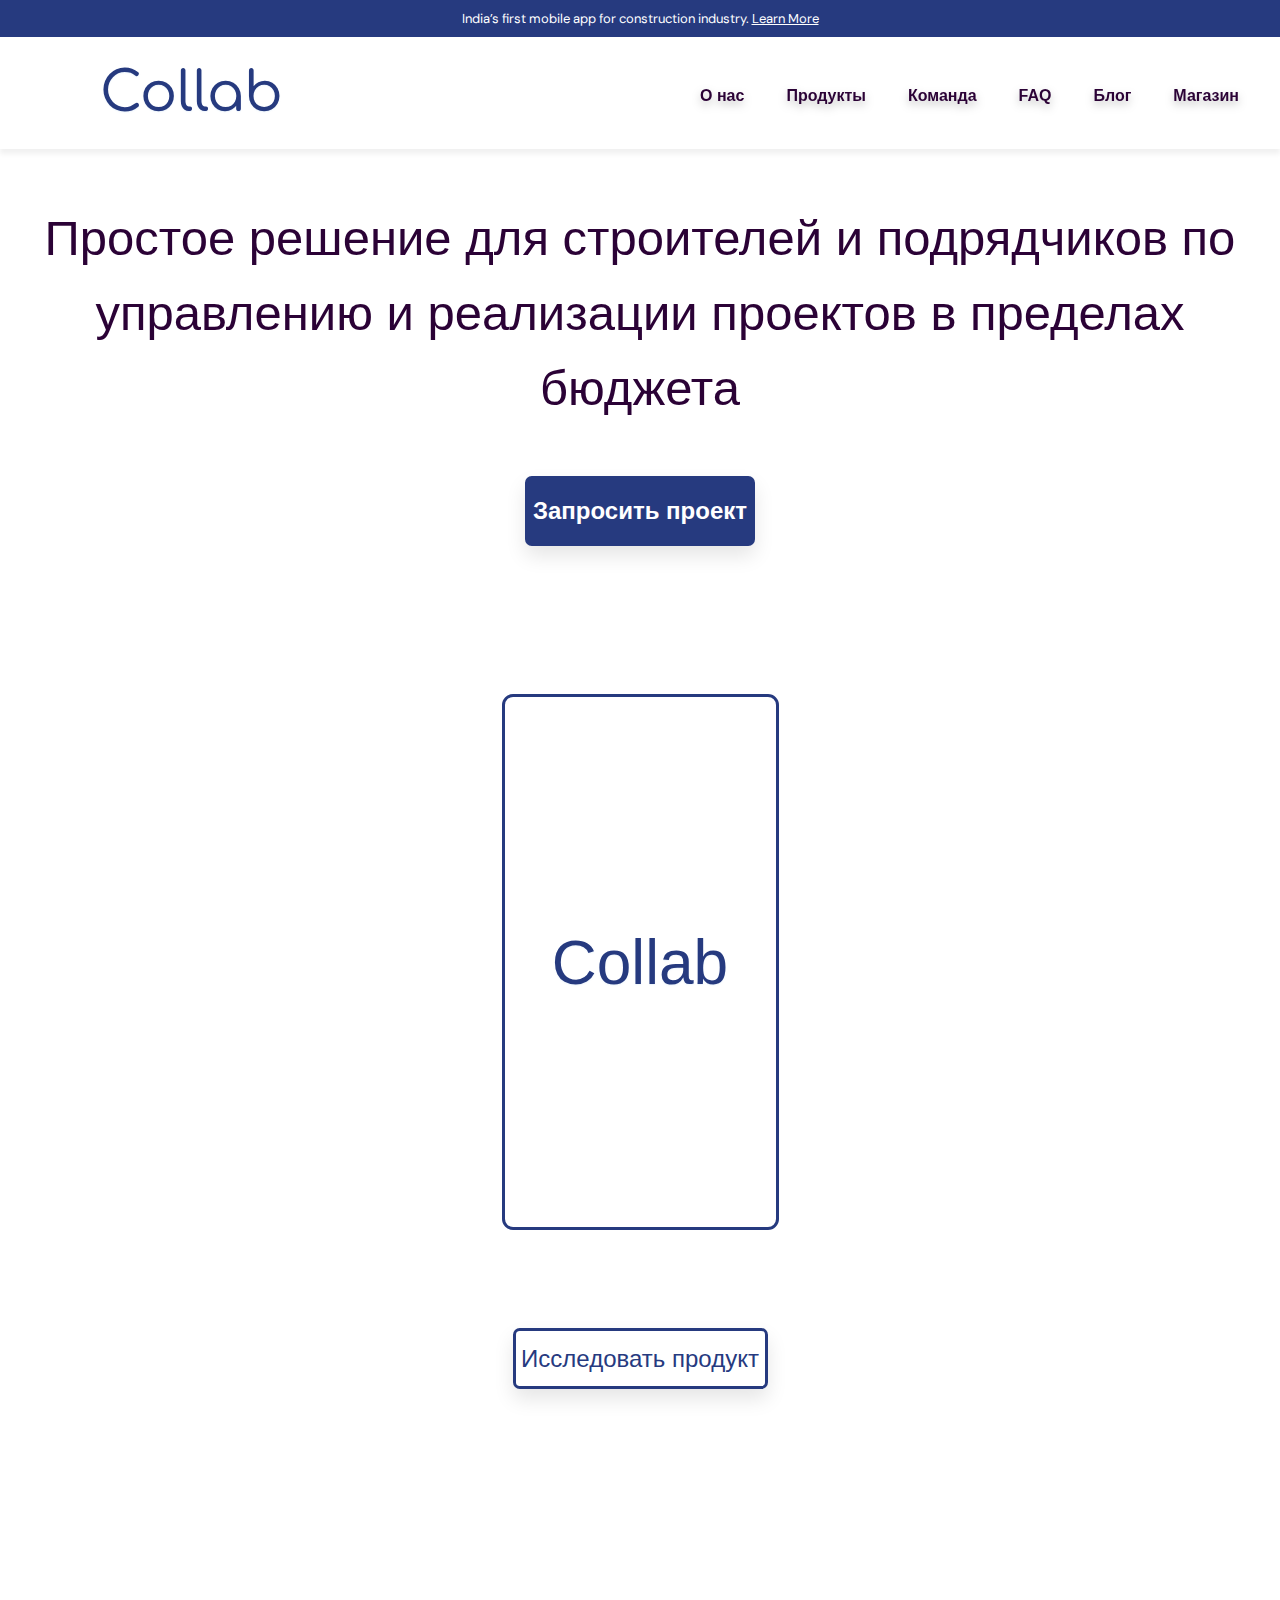
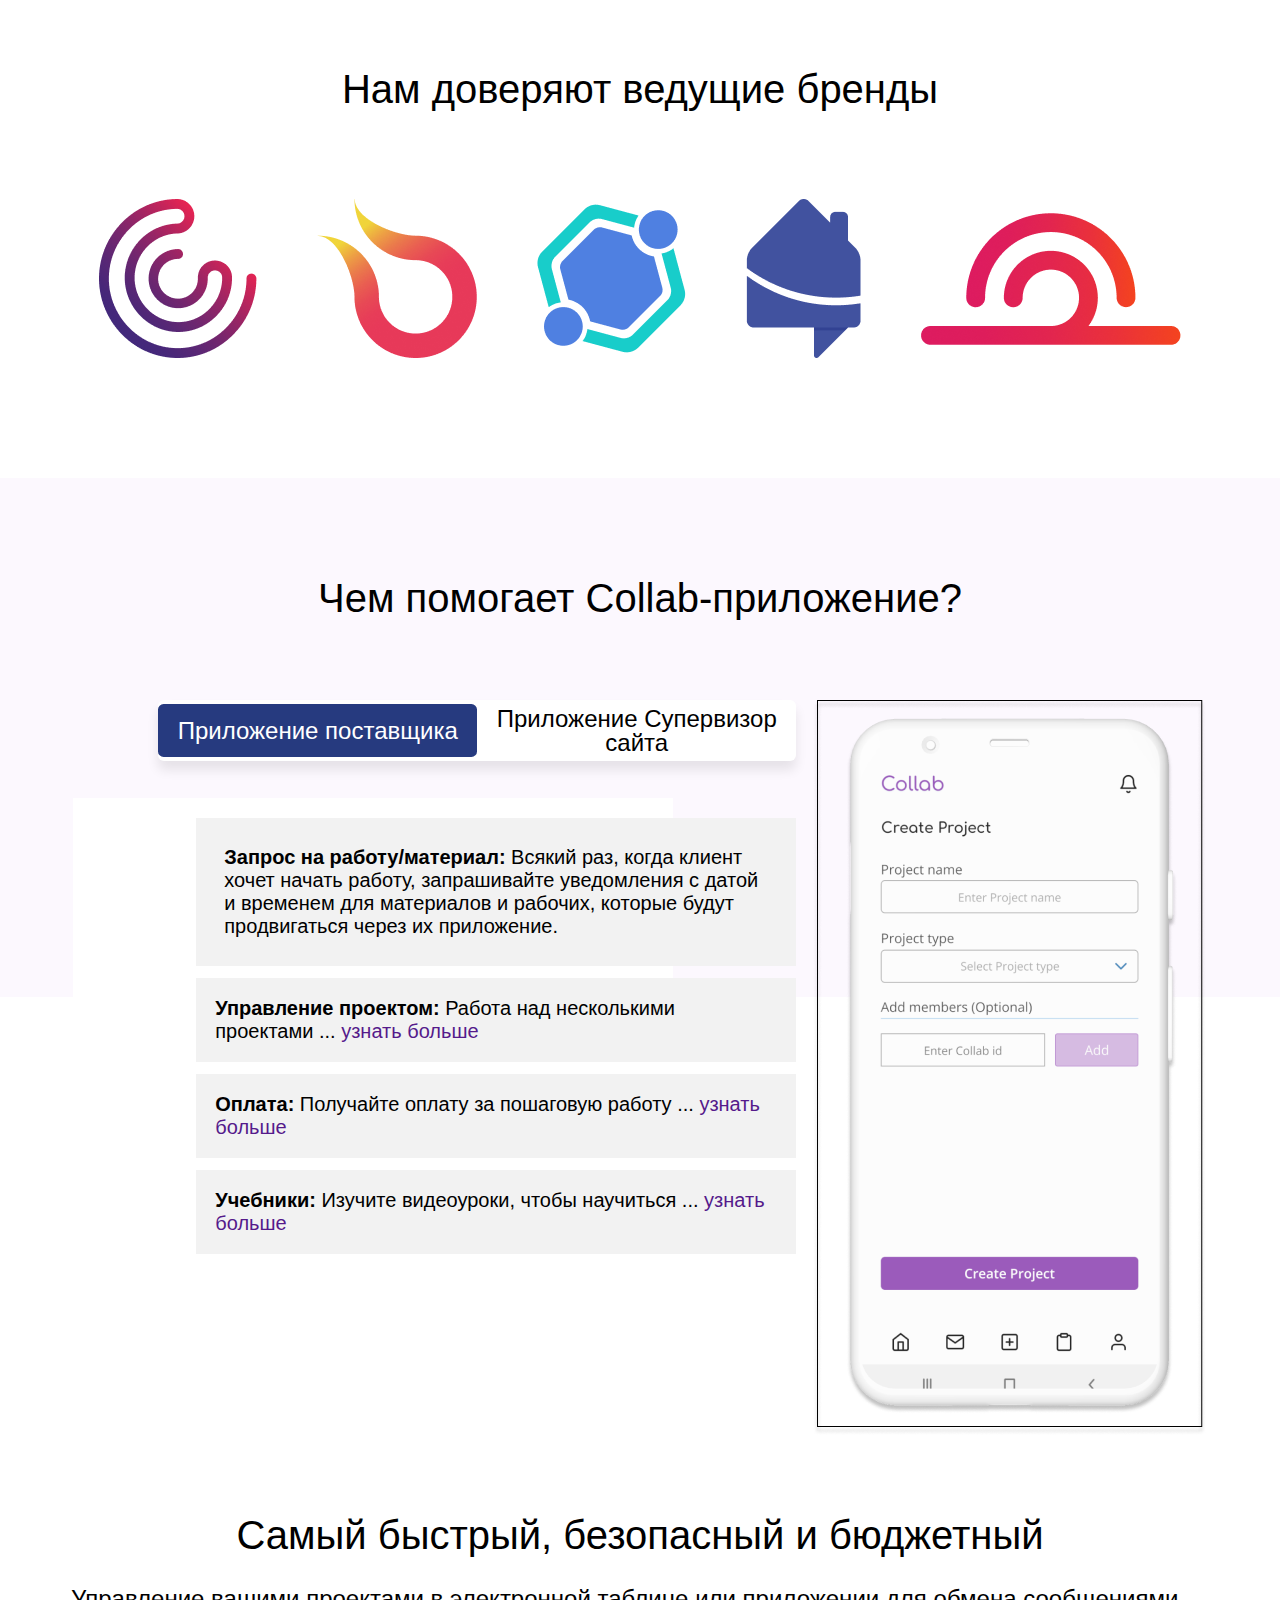
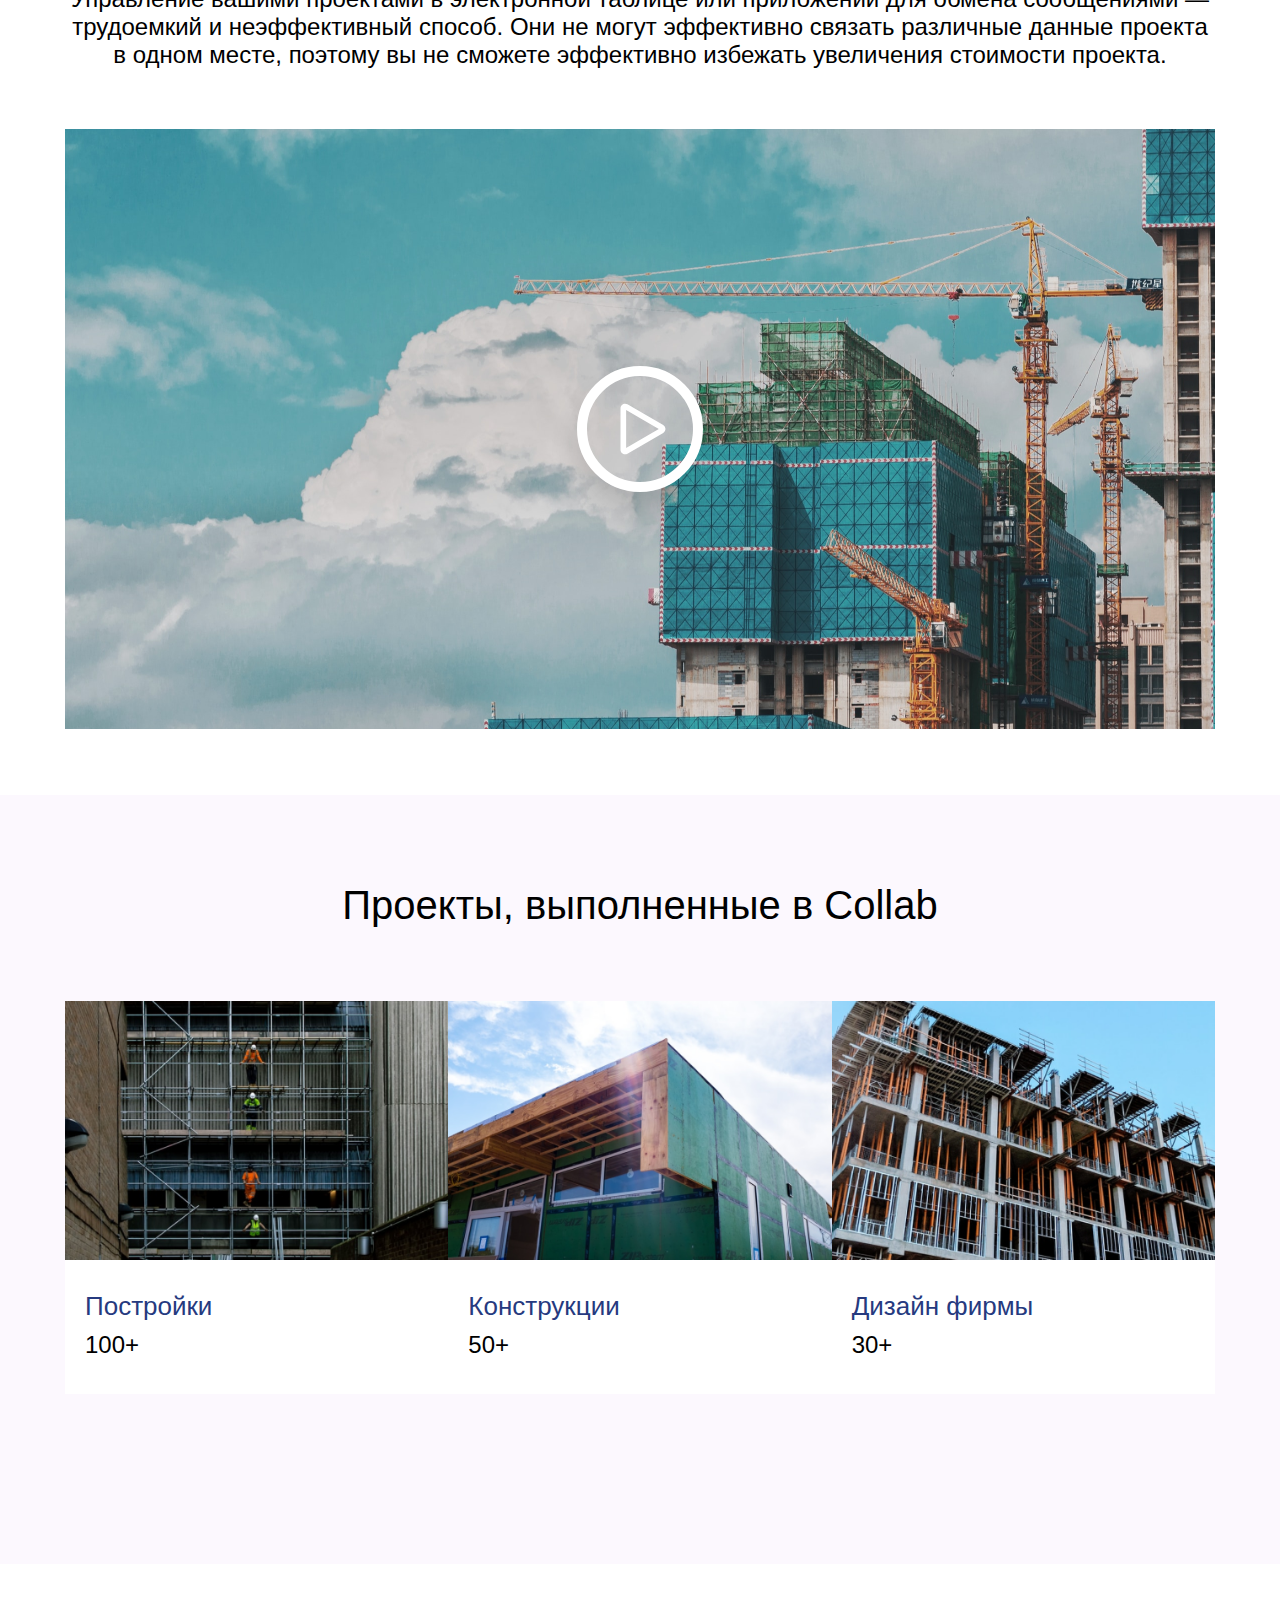
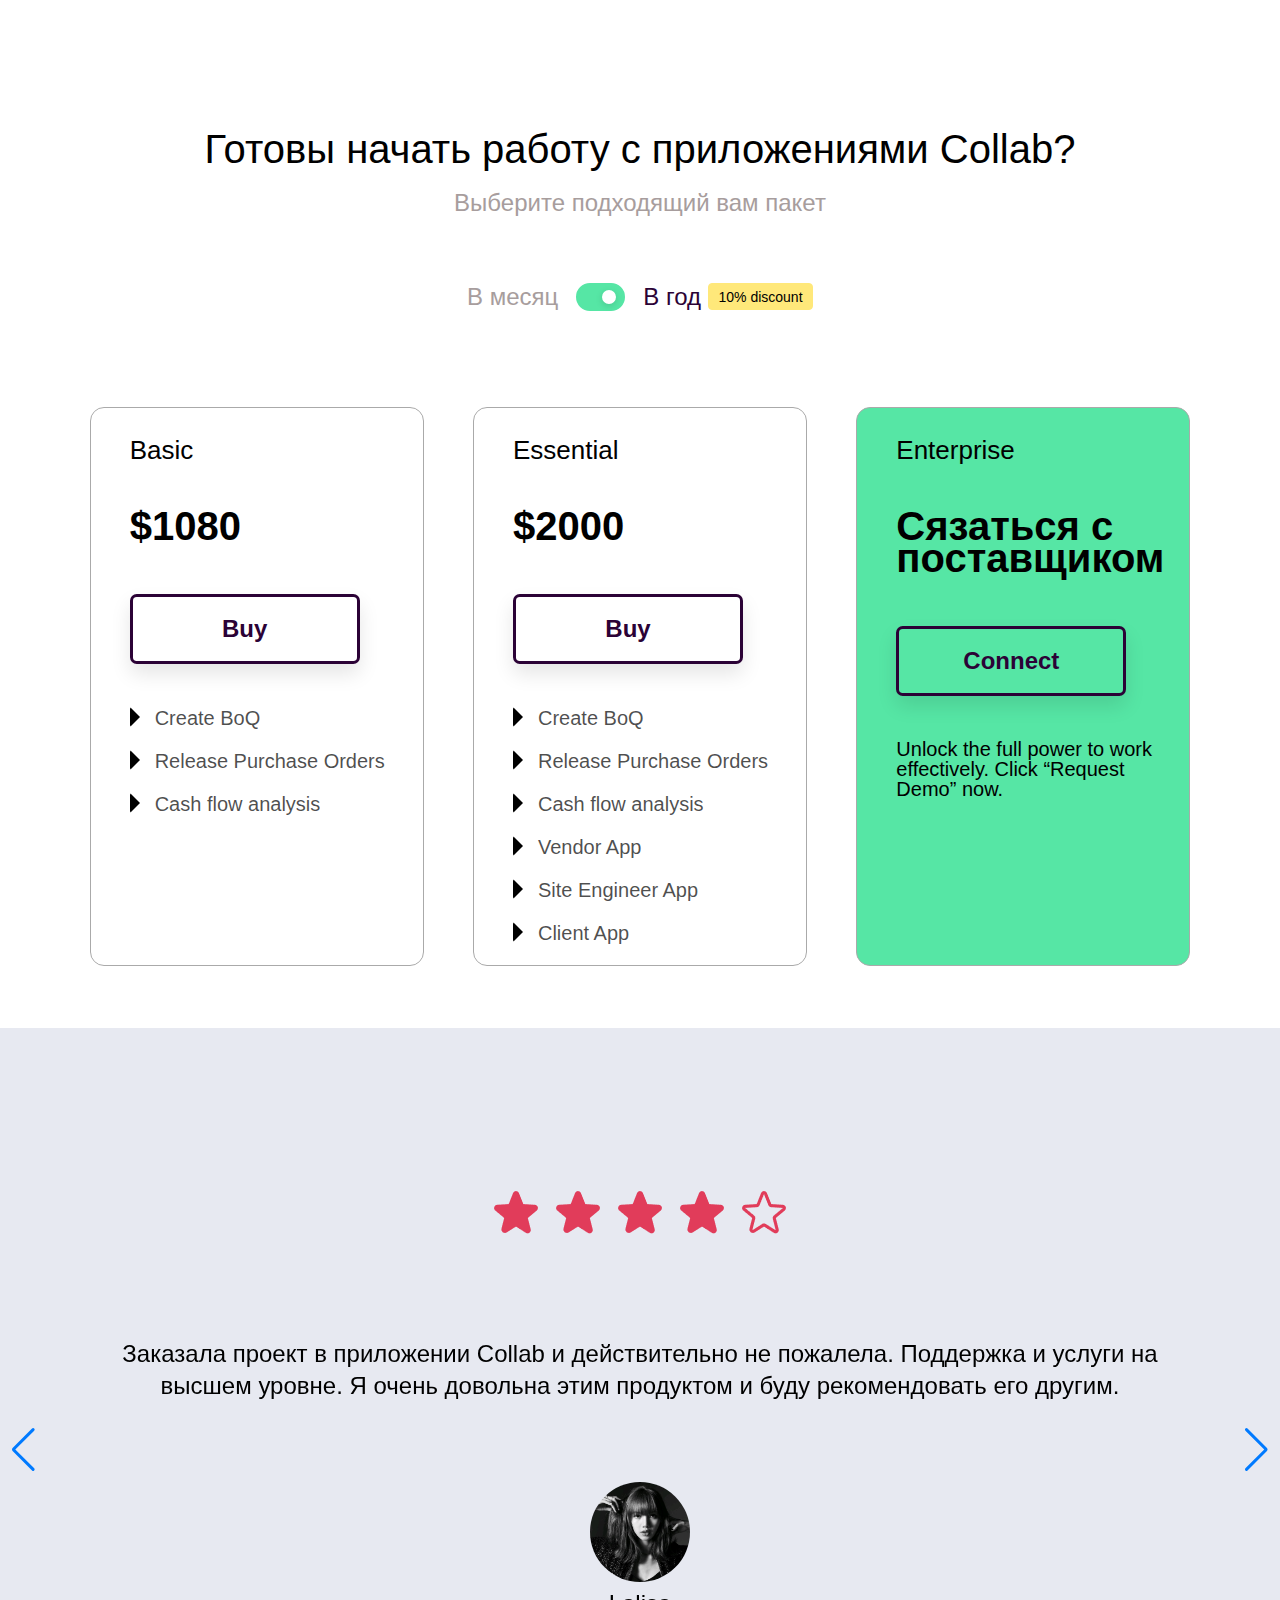
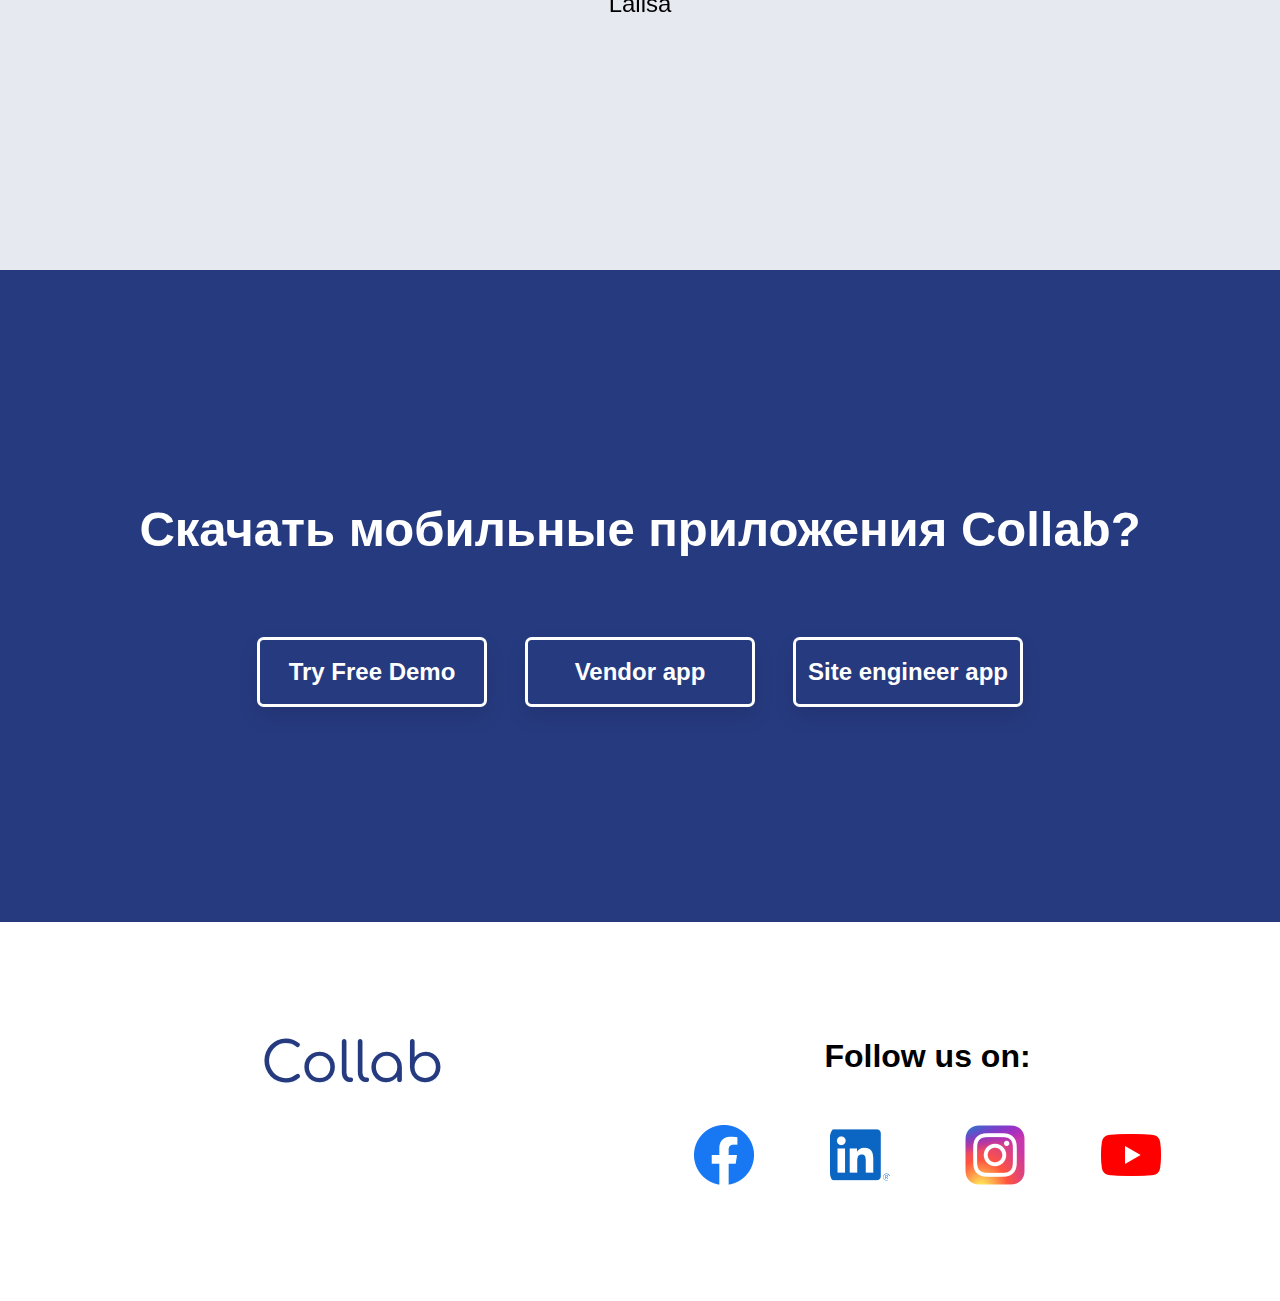
<file: collab/index.html>
<!DOCTYPE html>
<html lang="en">
<head>
    <meta charset="UTF-8">
    <meta http-equiv="X-UA-Compatible" content="IE=edge">
    <meta name="viewport" content="width=device-width, initial-scale=1.0">
    <!-- <link href="https://cdn.jsdelivr.net/npm/bootstrap@5.2.0-beta1/dist/css/bootstrap.min.css" rel="stylesheet" integrity="sha384-0evHe/X+R7YkIZDRvuzKMRqM+OrBnVFBL6DOitfPri4tjfHxaWutUpFmBp4vmVor" crossorigin="anonymous"> -->
    <link rel="stylesheet" href="https://unpkg.com/swiper@8/swiper-bundle.min.css"/>
    <link rel='stylesheet' href='css/style.css' >
    <link href="https://fonts.googleapis.com/css?family=Comfortaa:300,regular,500,600,700" rel="stylesheet" />
    <link href="https://fonts.googleapis.com/css?family=DM+Sans:regular,italic,500,500italic,700,700italic" rel="stylesheet" />
    <title>Collab</title>
</head>
<body>
    <div class="wrapper">
       <header class="header">
            <div class="header-learnmore">
                <div class="header-learnmore__text">India’s first mobile app for construction industry. <a href="#">Learn More </a> </div>
            </div>
            <div class="header-block">
                <div class="header-block-logo _logo">
                    <a href="#">Collab</a> 
                </div>
                <nav class="header-block-nav">
                    <div class="header-block-nav__item"><a href="">О нас</a></div>
                    <div class="header-block-nav__item"><a href="">Продукты</a></div>
                    <div class="header-block-nav__item"><a href="">Команда</a></div>
                    <div class="header-block-nav__item"><a href="">FAQ</a></div>
                    <div class="header-block-nav__item"><a href="">Блог</a></div>
                    <div class="header-block-nav__item"><a href="">Магазин</a></div>
                </nav>
                <!-- <a href="" class="header-block-button">
                    Request Demo
                </a> -->


                <div class="header__menu _active">
                    <button type="button" class="menu__icon icon-menu">
                        <svg xmlns="http://www.w3.org/2000/svg" width="50   " height="50" fill="currentColor" class="bi bi-list" viewBox="0 0 16 16">
                            <path fill-rule="" d="M2.5 12a.5.5 0 0 1 .5-.5h10a.5.5 0 0 1 0 1H3a.5.5 0 0 1-.5-.5zm0-4a.5.5 0 0 1 .5-.5h10a.5.5 0 0 1 0 1H3a.5.5 0 0 1-.5-.5zm0-4a.5.5 0 0 1 .5-.5h10a.5.5 0 0 1 0 1H3a.5.5 0 0 1-.5-.5z"/>
                          </svg>
                    </button>
                </div>
                
            </div>
            
       </header>
       <div class="menu-block">
           <div class="menu-block__close">X</div>
        <div class="menu-block__list">
         <nav class="menu-block-nav">
             <div class="menu-block-nav__item"><a href="">О нас</a></div>
             <div class="menu-block-nav__item"><a href="">Продукты</a></div>
             <div class="menu-block-nav__item"><a href="">Команда</a></div>
             <div class="menu-block-nav__item"><a href="">FAQ</a></div>
             <div class="menu-block-nav__item"><a href="">Блог</a></div>
             <div class="menu-block-nav__item"><a href="">Магазин</a></div>
         </nav>
        </div>
    </div>

       <section class="solution">
          
               <div class="solution__title">
                Простое решение для строителей и подрядчиков по управлению и реализации проектов в пределах бюджета
               </div>
               <a href="#" class="solution__button-top _btn _b">
                Запросить проект
               </a>
               <div class="solution-phone">
                Collab
               </div>
               <a href="#" class="solution__button-bottom _btn">
                Исследовать продукт
               </a>
        </section>
     
        <section class="brands">
            <div class="container">
                <div class="brands-title title">
                    Нам доверяют ведущие бренды
                </div>
                <div class="brands-items">
                    <a href="" class="brands-items__item">
                        <img src="img/brands/01.png" alt="">
                    </a>
                    <a href="" class="brands-items__item">
                        <img src="img/brands/02.png" alt="">
                    </a>
                    <a href="" class="brands-items__item">
                        <img src="img/brands/03.png" alt="">
                    </a>
                    <a href="" class="brands-items__item">
                        <img src="img/brands/04.png" alt="">
                    </a>
                    <a href="" class="brands-items__item">
                        <img src="img/brands/05.png" alt="">
                    </a>
                </div>
                
            </div>
        </section>

        <section class="help">
            <div class="help__rose-block"></div>
            
            <div class="container">
                <div class="help__title title"> Чем помогает Collab-приложение? </div>
                <div class="help__row">
                    <div class="help__switcher-cloumn">
                        <div class="help__switcher">
                            <a class="help__switcher-button _active" href="">Приложение поставщика</a>
                            <a class="help__switcher-button " href="">Приложение Супервизор сайта</a>
                        </div>
                        <div class="help__items">
                            <div class="help__item"><span>Запрос на работу/материал:</span> Всякий раз, когда клиент хочет начать работу, запрашивайте уведомления с датой и временем для материалов и рабочих, которые будут продвигаться через их приложение.</div>
                            <div class="help__item"><span> Управление проектом:</span> Работа над несколькими проектами ... <a href="">узнать больше</a></div>
                            <div class="help__item"><span> Оплата:</span> Получайте оплату за пошаговую работу ... <a href="">узнать больше</a></div>
                            <div class="help__item"><span> Учебники:</span> Изучите видеоуроки, чтобы научиться ... <a href="">узнать больше</a></div>
                        </div>
                    </div>
                    <div class="help__phone-column">
                        <img src="img/phone/phone.png" alt="">
                    </div>
                </div>
            </div>
        </section>

        <section class="video">
            <div class="container">
                <div class="video__title title">Самый быстрый, безопасный и бюджетный</div>
                <div class="video__text">Управление вашими проектами в электронной таблице или приложении для обмена сообщениями — трудоемкий и неэффективный способ. Они не могут эффективно связать различные данные проекта в одном месте, поэтому вы не сможете эффективно избежать увеличения стоимости проекта.</div>
                
                <div class="video__video">
                    <a href="" class="video__player">
                        <svg xmlns="http://www.w3.org/2000/svg" width="90" height="90" fill="white" class="bi bi-play"   viewBox="0 0 16 16">
                            <path d="M10.804 8 5 4.633v6.734L10.804 8zm.792-.696a.802.802 0 0 1 0 1.392l-6.363 3.692C4.713 12.69 4 12.345 4 11.692V4.308c0-.653.713-.998 1.233-.696l6.363 3.692z"/>
                          </svg>
                            
                    </a>
                        
                </div>
             </div>
        </section>

        <section class="projects">
            <div class="container">
            <div class="projects__title title">Проекты, выполненные в Collab</div>
            <div class="projects__row">
            <a href="" class="projects-item">
                    <div class="projects-item__img"><img src="img/projects/01.png" alt=""></div>
                    <div class="projects-item__title">Постройки</div>
                    <div class="projects-item__text">100+</div>
                </a>
            <a href="" class="projects-item">
                    <div class="projects-item__img"><img src="img/projects/02.png" alt=""></div>
                    <div class="projects-item__title">Конструкции</div>
                    <div class="projects-item__text">50+</div>
            </a>
            <a href="" class="projects-item">
                    <div class="projects-item__img"><img src="img/projects/03.png" alt=""></div>
                    <div class="projects-item__title">Дизайн фирмы</div>
                    <div class="projects-item__text">30+</div>
            </a>
            </div>
        </div>
        </section>

        <section class="apps">
            <div class="container">
                <div class="apps__title title">Готовы начать работу с приложениями Collab?</div>
                <div class="apps__text">Выберите подходящий вам пакет</div>
                <div class="apps-switcher">
                   <a class="apps-switcher__text ">В месяц</a>
                   <a class="apps-switcher__button _active"></a>
                   <a class="apps-switcher__text _active">В год</a>
                   <p class="apps-switcher__discount">10% discount</p>
                </div>
                <div class="apps__row">
                    <div class="apps-card">
                        <div class="apps-card__title">Basic</div>
                        <div class="apps-card__price _1">$1080</div>
                        <a href="#" class="apps-card__button _btn">Buy</a>
                        <ul class="apps-card-list">
                            <div class="apps-card-list__item">Create BoQ</div>
                            <div class="apps-card-list__item">Release Purchase Orders</div>
                            <div class="apps-card-list__item">Cash flow analysis</div>
                        </ul>
                    </div>
                    <div class="apps-card">
                        <div class="apps-card__title">Essential</div>
                        <div class="apps-card__price _2">$2000</div>
                        <a href="#" class="apps-card__button _btn">Buy</a>
                        <ul class="apps-card-list">
                            <div class="apps-card-list__item">Create BoQ</div>
                            <div class="apps-card-list__item">Release Purchase Orders</div>
                            <div class="apps-card-list__item">Cash flow analysis</div>
                            <div class="apps-card-list__item">Vendor App</div>
                            <div class="apps-card-list__item">Site Engineer App</div>
                            <div class="apps-card-list__item">Client App</div>
                        </ul>
                    </div>
                    <div class="apps-card _enterprise">
                        <div class="apps-card__title">Enterprise</div>
                        <div class="apps-card__price">Сязаться с поставщиком</div>
                        <a href="#" class="apps-card__button _btn">Connect</a>
                        <div class="apps-card__text">Unlock the full power to work effectively. Click “Request Demo” now.</div>
                    </div>
                </div>
                
            </div>
        </section>

        <section class="comments">
            <div class="comments__slider swiper">
                <div class="swiper-wrapper comments__wrapper">
                    <div class="swiper-slide comments-slide">
                        <div class="comments-slide__rating">
                           <img src="img/stars.png" alt="">
                        </div>
                        <div class="comments-slide__text">
                            Заказала проект в приложении Collab и действительно не пожалела. Поддержка и услуги на высшем уровне.
                            Я очень довольна этим продуктом и буду рекомендовать его другим.
                        </div>
                        <div class="comments-slide__author">
                            <div class="author__img _1">
                                <!-- <img src="img/authors/01.jpg" alt=""> -->
                            </div>
                            <div class="author__name">Lalisa</div>
                        </div>
                    </div>
                    <div class="swiper-slide comments-slide">
                        <div class="comments-slide__rating">
                           <img src="img/stars.png" alt="">
                        </div>
                        <div class="comments-slide__text">
                            Lorem ipsum dolor sit amet, consectetur adipiscing elit. Mi, nisl eget tristique molestie. Quisque pharetra tincidunt interdum nunc, ac eget nisi, lectus interdum. Cras aliquet curabitur in morbi facilisi imperdiet non sollicitudin. Molestie volutpat vulputate eu nunc in vulputate sit. Varius neque accumsan libero, augue tortor. Id metus rutrum fringilla nibh neque, at bibendum. Diam libero morbi aliquet mi gravida velit enim.
                        </div>
                        <div class="comments-slide__author">
                            <div class="author__img _2">
                                <!-- <img src="img/authors/02.jpg" alt=""> -->
                            </div>
                            <div class="author__name">Chris Hemsworth</div>
                        </div>
                    </div><div class="swiper-slide comments-slide">
                        <div class="comments-slide__rating">
                           <img src="img/stars.png" alt="">
                        </div>
                        <div class="comments-slide__text">
                            Lorem ipsum dolor sit amet, consectetur adipiscing elit. Mi, nisl eget tristique molestie. Quisque pharetra tincidunt interdum nunc, ac eget nisi, lectus interdum. Cras aliquet curabitur in morbi facilisi imperdiet non sollicitudin. Molestie volutpat vulputate eu nunc in vulputate sit. Varius neque accumsan libero, augue tortor. Id metus rutrum fringilla nibh neque, at bibendum. Diam libero morbi aliquet mi gravida velit enim.
                        </div>
                        <div class="comments-slide__author">
                            <div class="author__img _3">
                                <!-- <img src="img/authors/03.jpg" alt=""> -->
                            </div>
                            <div class="author__name">Shiiiii</div>
                        </div>
                    </div>
                </div>
                <div class="swiper-button-prev"></div>
                <div class="swiper-button-next"></div>
            </div>
            
        </section>

        <section class="downloads">
            <div class="container">
                <div class="downloads__title">
                    Скачать мобильные приложения Collab?
                 </div>
                 <div class="downloads__buttons">
                     <a href="" class="downloads__button _btn _active">Try Free Demo</a>
                     <a href="" class="downloads__button _btn">Vendor app</a>
                     <a href="" class="downloads__button _btn">Site engineer app</a>
                 </div>
            </div>
             
             
        </section>

        <footer class="footer">
            <div class="container">
                
           
            <div class="footer__row">
                <div class="footer__main-column">
                    <div class="footer__logo _logo">
                        <a href="#">Collab</a> 
                     </div>
                     <div class="footer__text">
                        
                     </div>
                </div>
                <div class="footer__social">
                    <div class="social__title">Follow us on:</div>
                    <div class="social__row">
                        <a href="" class="social__item">
                            <img src="img/social/01.png" alt="">
                        </a>
                        <a href="" class="social__item">
                            <img src="img/social/02.png" alt="">
                        </a>
                        <a href="" class="social__item">
                            <img src="img/social/03.png" alt="">
                        </a>
                        <a href="" class="social__item">
                            <img src="img/social/04.png" alt="">
                        </a>
                    </div>
                </div>
            </div> 
        </div>
        </footer>
    </div>

    <script src="https://cdn.jsdelivr.net/npm/bootstrap@5.2.0-beta1/dist/js/bootstrap.bundle.min.js" integrity="sha384-pprn3073KE6tl6bjs2QrFaJGz5/SUsLqktiwsUTF55Jfv3qYSDhgCecCxMW52nD2" crossorigin="anonymous"></script>
    <script src="https://unpkg.com/swiper@8/swiper-bundle.min.js"></script>
    <script src='https://code.jquery.com/jquery-3.6.0.min.js'></script>
    <script src="js/slider.js"></script>
    <script src='js/script.js'></script>
</body>
</html>
</file>
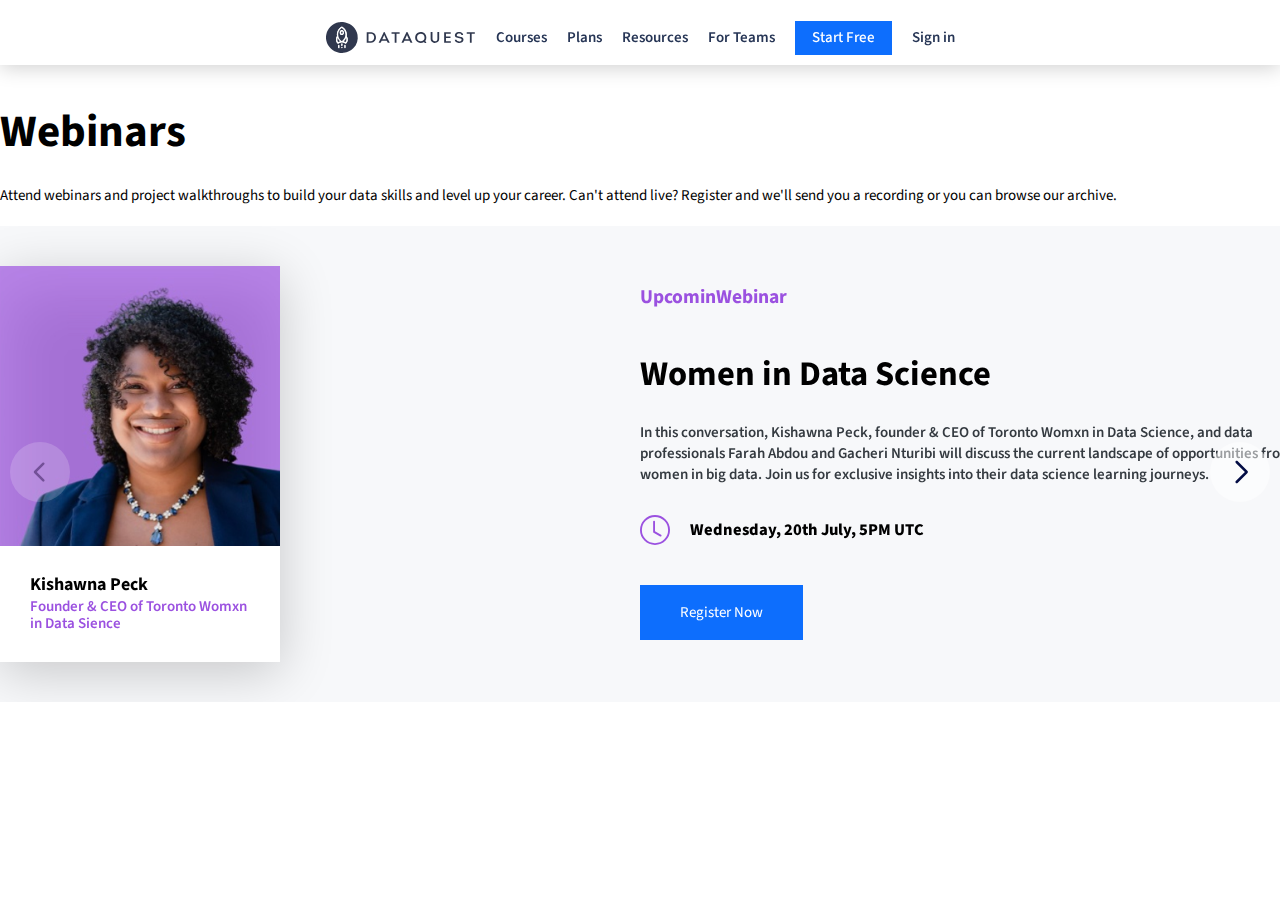
<file: dataquest/index.html>
<!DOCTYPE html>
<html lang="en">
  <head>
    <meta charset="UTF-8" />
    <meta http-equiv="X-UA-Compatible" content="IE=edge" />
    <meta name="viewport" content="width=device-width, initial-scale=1.0" />
    <link
      href="https://cdn.jsdelivr.net/npm/bootstrap@5.2.0/dist/css/bootstrap.min.css"
      rel="stylesheet"
      integrity="sha384-gH2yIJqKdNHPEq0n4Mqa/HGKIhSkIHeL5AyhkYV8i59U5AR6csBvApHHNl/vI1Bx"
      crossorigin="anonymous"
    />
    <link
      rel="stylesheet"
      href="https://cdn.jsdelivr.net/npm/swiper@8/swiper-bundle.min.css"
    />
    <link rel="stylesheet" href="css/style.css" />
    <link
      href="https://fonts.googleapis.com/css?family=Roboto:100,100italic,300,300italic,regular,italic,500,500italic,700,700italic,900,900italic"
      rel="stylesheet"
    />
    <link
      href="https://fonts.googleapis.com/css?family=Source+Sans+Pro:200,200italic,300,300italic,regular,italic,600,600italic,700,700italic,900,900italic"
      rel="stylesheet"
    />
    <title>Dataquest</title>
  </head>
  <body>
    <header class="header">
      <div class="container d-flex">
        <nav class="header__nav">
          <a class="header__logo navbar-brand" href="#" aria-label="Front">
            <img class="navbar-brand-logo" src="img/dq-logo.svg" alt="Logo" />
          </a>
          <ul class="header__nav-list">
            <li id="" class="header__nav-item"><a href="#">Courses</a></li>
            <li id="" class="header__nav-item"><a href="#">Plans</a></li>
            <li id="" class="header__nav-item"><a href="#">Resources</a></li>
            <li id="" class="header__nav-item"><a href="#">For Teams</a></li>
            <a href="#" class="header__nav-item btn-pirmary" id="btn-sign-in"
              >Start Free</a
            >
            <li id="" class="header__nav-item"><a href="#">Sign in</a></li>
          </ul>

        </nav>
      </div>
    </header>

    <section class="title">
      <div class="container">
        <div class="title__text">Webinars</div>
        <div class="title__subtext">
         Attend webinars and project walkthroughs to build your data skills and level up your career. Can't attend live? Register and we'll send you a recording or you can browse our archive.
        </div>
      </div>
    </section>

    <section class="slider">
      <!-- Slider main container -->
      <div class="swiper slider__block">
        <!-- Additional required wrapper -->
        <div class="swiper-wrapper slider__wrapper">
          <!-- Slides -->
          <div class="swiper-slide slider__slide">
            <div class="container slider__container">
              <div class="slider__row">
                <div class="slider__column">
                  <div class="slider__image-card image-card">
                    <div class="image-card__img">
                      <img src="img/01.png" alt="">
                    </div>
                    <div class="image-card__text-block">
                      <div class="image-card__title">Kishawna Peck</div>
                      <div class="image-card__text">Founder & CEO of Toronto Womxn in Data Sience</div>
                    </div>
                  </div>
                </div>
                <div class="slider__column">
                  <div class="slider__upcoming">UpcominWebinar</div>
                  <div class="slider__title">Women in Data Science</div>
                  <div class="slider__text">
                    In this conversation, Kishawna Peck, founder & CEO of Toronto Womxn in Data Science, and data professionals Farah Abdou and Gacheri Nturibi will discuss the current landscape of opportunities fro women in big data. Join us for exclusive insights into their data science learning journeys.
                </div>
                <div class="slider-date">
                  <div class="slider-date__icon">
                    <svg xmlns="http://www.w3.org/2000/svg" fill="currentColor" class="bi bi-clock" viewBox="0 0 16 16">
                      <path d="M8 3.5a.5.5 0 0 0-1 0V9a.5.5 0 0 0 .252.434l3.5 2a.5.5 0 0 0 .496-.868L8 8.71V3.5z"/>
                      <path d="M8 16A8 8 0 1 0 8 0a8 8 0 0 0 0 16zm7-8A7 7 0 1 1 1 8a7 7 0 0 1 14 0z"/>
                    </svg>
                  </div>
                  <div class="slider-date__text">Wednesday, 20th July, 5PM UTC</div>
                </div>
                <a href="#" class="slider__button btn-pirmary">
                  Register Now
                </a>
                </div>
              </div>
            </div>
          </div>
          <div class="swiper-slide slider__slide">
            <div class="container">
             Lorem ipsum, dolor sit amet consectetur adipisicing elit. Amet sint atque, debitis id quas cum consectetur at officiis! Mollitia odio velit recusandae exercitationem, magni eligendi quibusdam perspiciatis ipsum numquam laborum!
             Animi error ullam molestias numquam mollitia hic nobis illum vitae consequatur deleniti delectus odio rem minus, dolores illo fugit quos eligendi vero aut laudantium nesciunt expedita debitis est laborum. Cumque.
             Nemo quibusdam veritatis obcaecati vel? Esse eius, eligendi excepturi aliquam, ratione maxime fuga distinctio laborum ad accusamus, sed aut in expedita voluptatum laudantium earum. Accusantium minima ut voluptatum unde deleniti?
             Commodi ratione voluptates reiciendis obcaecati ipsa earum corporis quia at, quam temporibus minima non cupiditate accusamus iusto? Recusandae, officiis inventore. Numquam cupiditate sapiente rerum possimus nam, praesentium vel sequi! Ea.
             Illum voluptatem odio ratione harum enim qui fugiat adipisci facere, voluptates, perspiciatis, incidunt nisi eum consequuntur numquam voluptatibus iure corrupti aperiam? Animi voluptatibus quam illum repellendus ipsa autem labore deleniti!
             Totam minima maxime, magnam incidunt vero ipsa deleniti aliquam, ipsam, dolore facere voluptas. Quod odio magni hic aut harum nulla nisi quam, tempore ipsa repellendus corporis eveniet necessitatibus explicabo repudiandae.
             Facere voluptates aut, illo ratione quo asperiores magni ipsa nulla harum obcaecati excepturi quis tempore, natus ex amet veniam aspernatur officia dolore suscipit itaque iusto quam impedit molestias! Repudiandae, ut!
             Beatae dolor deserunt delectus sed perferendis eveniet a consectetur harum. Sed id sequi voluptate mollitia facilis, veritatis sunt quam distinctio minus labore. In omnis deleniti perferendis illum nam! Rerum, quasi!
             Facilis hic quod, aliquid tempore ea fugit amet officiis, recusandae earum magni, aut totam unde natus neque labore ipsam debitis expedita obcaecati. Quae, voluptatibus pariatur. Voluptas consectetur ducimus libero eveniet?
             Fugit recusandae suscipit laboriosam praesentium voluptatum beatae qui eaque optio tenetur atque, sapiente amet nemo rerum, maxime, officiis sunt! Soluta sint distinctio cumque quia eaque, veritatis dolorum atque minima consequuntur!
            </div>
          </div>
          <div class="swiper-slide slider__slide">
            <div class="container">
             Lorem ipsum, dolor sit amet consectetur adipisicing elit. Amet sint atque, debitis id quas cum consectetur at officiis! Mollitia odio velit recusandae exercitationem, magni eligendi quibusdam perspiciatis ipsum numquam laborum!
             Animi error ullam molestias numquam mollitia hic nobis illum vitae consequatur deleniti delectus odio rem minus, dolores illo fugit quos eligendi vero aut laudantium nesciunt expedita debitis est laborum. Cumque.
             Nemo quibusdam veritatis obcaecati vel? Esse eius, eligendi excepturi aliquam, ratione maxime fuga distinctio laborum ad accusamus, sed aut in expedita voluptatum laudantium earum. Accusantium minima ut voluptatum unde deleniti?
             Commodi ratione voluptates reiciendis obcaecati ipsa earum corporis quia at, quam temporibus minima non cupiditate accusamus iusto? Recusandae, officiis inventore. Numquam cupiditate sapiente rerum possimus nam, praesentium vel sequi! Ea.
             Illum voluptatem odio ratione harum enim qui fugiat adipisci facere, voluptates, perspiciatis, incidunt nisi eum consequuntur numquam voluptatibus iure corrupti aperiam? Animi voluptatibus quam illum repellendus ipsa autem labore deleniti!
             Totam minima maxime, magnam incidunt vero ipsa deleniti aliquam, ipsam, dolore facere voluptas. Quod odio magni hic aut harum nulla nisi quam, tempore ipsa repellendus corporis eveniet necessitatibus explicabo repudiandae.
             Facere voluptates aut, illo ratione quo asperiores magni ipsa nulla harum obcaecati excepturi quis tempore, natus ex amet veniam aspernatur officia dolore suscipit itaque iusto quam impedit molestias! Repudiandae, ut!
             Beatae dolor deserunt delectus sed perferendis eveniet a consectetur harum. Sed id sequi voluptate mollitia facilis, veritatis sunt quam distinctio minus labore. In omnis deleniti perferendis illum nam! Rerum, quasi!
             Facilis hic quod, aliquid tempore ea fugit amet officiis, recusandae earum magni, aut totam unde natus neque labore ipsam debitis expedita obcaecati. Quae, voluptatibus pariatur. Voluptas consectetur ducimus libero eveniet?
             Fugit recusandae suscipit laboriosam praesentium voluptatum beatae qui eaque optio tenetur atque, sapiente amet nemo rerum, maxime, officiis sunt! Soluta sint distinctio cumque quia eaque, veritatis dolorum atque minima consequuntur!
            </div>
          </div>
        </div>

        <!-- If we need navigation buttons -->
        <div class="swiper-button-prev">
          <svg width="24px" height="24px" viewBox="0 0 24 24" id="_24x24_On_Light_Arrow-Left" data-name="24x24/On Light/Arrow-Left" xmlns="http://www.w3.org/2000/svg">
            <rect id="view-box" width="24" height="24" fill="none"/>
            <path id="Shape" d="M.22,10.22A.75.75,0,0,0,1.28,11.28l5-5a.75.75,0,0,0,0-1.061l-5-5A.75.75,0,0,0,.22,1.28l4.47,4.47Z" transform="translate(14.75 17.75) rotate(180)" fill="#141124"/>
          </svg>
          
        </div>
        <div class="swiper-button-next">
          <svg width="24px" height="24px" viewBox="0 0 24 24" fill="none" xmlns="http://www.w3.org/2000/svg">
            <path fill-rule="evenodd" clip-rule="evenodd" d="M9.46967 5.46967C9.76256 5.17678 10.2374 5.17678 10.5303 5.46967L16.5303 11.4697C16.8232 11.7626 16.8232 12.2374 16.5303 12.5303L10.5303 18.5303C10.2374 18.8232 9.76256 18.8232 9.46967 18.5303C9.17678 18.2374 9.17678 17.7626 9.46967 17.4697L14.9393 12L9.46967 6.53033C9.17678 6.23744 9.17678 5.76256 9.46967 5.46967Z" fill="#030D45"/>
          </svg>
        </div>          
      </div>
    </section>
    <script
      src="https://cdn.jsdelivr.net/npm/bootstrap@5.2.0/dist/js/bootstrap.bundle.min.js"
      integrity="sha384-A3rJD856KowSb7dwlZdYEkO39Gagi7vIsF0jrRAoQmDKKtQBHUuLZ9AsSv4jD4Xa"
      crossorigin="anonymous"
    ></script>
    <script src="https://cdn.jsdelivr.net/npm/swiper@8/swiper-bundle.min.js"></script>
    <script src="js/index.js"></script>
  </body>
</html>
</file>
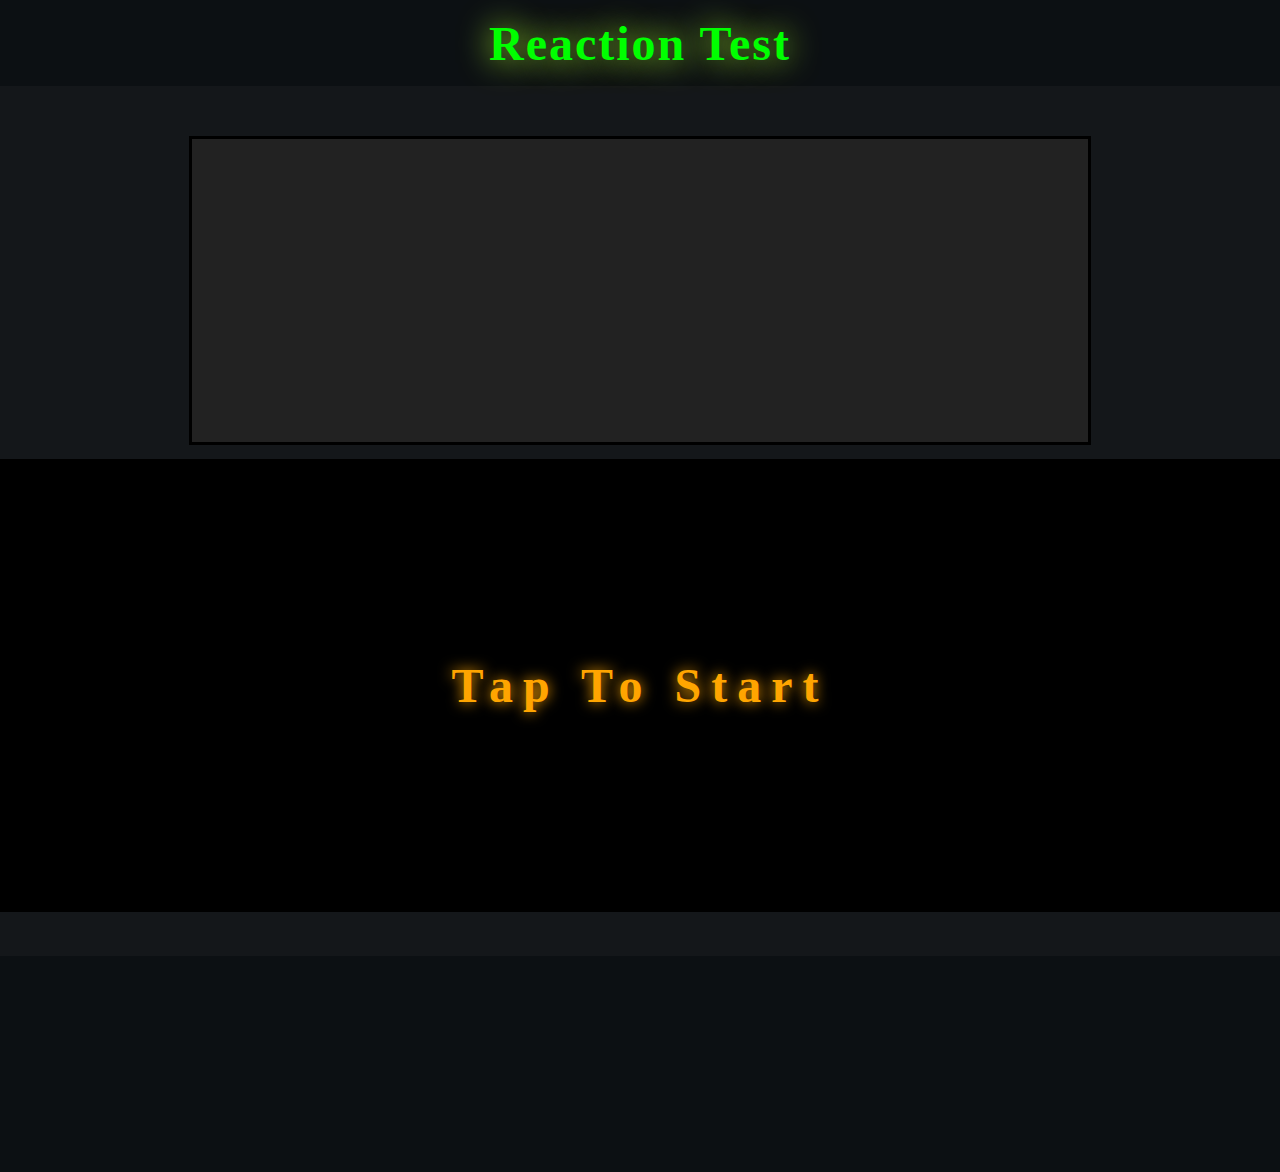
<file: first-portfolio/Reaction Test/index.html>
<!DOCTYPE html>
<html lang="en">
<head>
    <meta charset="UTF-8">
    <meta http-equiv="X-UA-Compatible" content="IE=edge">
    <meta name="viewport" content="width=device-width, initial-scale=1.0">
    <link rel="stylesheet" href="styles/main.css">
    <link rel="shortcut icon" href="/icon/SpeedTest_speedometer_6974.ico" />
    <script src="scripts/jquery-3.5.1.min.js"></script>

    <title>Reaction Test</title>
</head>
<body>


    <div class="wrapper">

        <header class="header">

            <div class="header__title">
                <p>Reaction Test</p>
            </div>

        </header>




        <div class="content">

            <div class="content__records">
                <div class="content__records__title">

                </div>
                <div class="content__records__window">
                    <ul class="records-list">
                        
                    </ul>
                </div>
            </div>

            <div class="content__tester">

                <div class="tester__window">

                    <p class="tester__window__text"> Tap To Start</p>

                </div>
            </div>
        </div>

        <footer class="footer">

        </footer>

    </div>

    <script src="scripts/main.js"></script>
</body>
</html>
</file>
<file: dataquest/css/style.css>
@charset "UTF-8";
* {
  margin: 0;
  padding: 0;
  border: 0;
}

/* Указываем box sizing */
*,
*::before,
*::after {
  -webkit-box-sizing: border-box;
          box-sizing: border-box;
}

:focus, :active {
  outline: none;
}

a:focus, a:active {
  outline: none;
}

nav, footer, header, aside {
  display: block;
}

/* Наследуем шрифты для инпутов и кнопок */
input,
button,
textarea,
select {
  font: inherit;
}

input::-ms-clear {
  display: none;
}

button {
  cursor: pointer;
}

button::-moz-focus-inner {
  padding: 0;
  border: 0;
}

a, a:visited {
  text-decoration: none;
}

ul li {
  list-style: none;
}

img {
  vertical-align: top;
}

h1, h2, h3, h4, h5, h6 {
  font-size: inherit;
  font-weight: 400;
}

/* Выставляем основные настройки по-умолчанию для html,body */
html, body {
  height: 100%;
  width: 100%;
  font-size: 100%;
  line-height: 1;
  font-size: 14px;
  -ms-text-size-adjust: 100%;
  -moz-text-size-adjust: 100%;
  -webkit-text-size-adjust: 100%;
  text-rendering: optimizeSpeed;
}

/* Упрощаем работу с изображениями */
img {
  max-width: 100%;
  display: block;
}

/* Удаляем все анимации и переходы для людей, которые предпочитай их не использовать */
@media (prefers-reduced-motion: reduce) {
  * {
    -webkit-animation-duration: 0.01ms !important;
            animation-duration: 0.01ms !important;
    -webkit-animation-iteration-count: 1 !important;
            animation-iteration-count: 1 !important;
    -webkit-transition-duration: 0.01ms !important;
            transition-duration: 0.01ms !important;
    scroll-behavior: auto !important;
  }
}
:root {
  --blue: #0d6efd;
  --button-hover:#1a59d9;
  --secondary: #9B51E0;
  --gray: #6c757d;
  --gray-dark: #343a40;
}

html, body {
  font-family: "Source Sans Pro", "Helvetica Neue", "Noto Sans", "Liberation Sans", Arial, sans-serif, "Apple Color Emoji", "Segoe UI Emoji", "Segoe UI Symbol", "Noto Color Emoji";
  font-size: 15px;
}

a {
  -webkit-transition: all 0.3s ease;
  transition: all 0.3s ease;
}

a:not(.btn-pirmary):hover {
  color: var(--blue);
}

@media (max-width: 768px) {
  .container {
    max-width: 100%;
  }
}

.header {
  background-color: #fff;
  padding-top: 10px;
  font-size: 1rem;
  font-weight: 600;
  position: fixed;
  z-index: 999;
  width: 100%;
  height: 65px;
  display: -webkit-box;
  display: -ms-flexbox;
  display: flex;
  -webkit-box-pack: center;
      -ms-flex-pack: center;
          justify-content: center;
  -webkit-box-align: center;
      -ms-flex-align: center;
          align-items: center;
  color: #263555;
  -webkit-box-shadow: 0 2px 20px 0px rgba(0, 0, 0, 0.2);
          box-shadow: 0 2px 20px 0px rgba(0, 0, 0, 0.2);
}
.header__logo {
  max-width: 150px;
}
.header__nav {
  display: -webkit-box;
  display: -ms-flexbox;
  display: flex;
  width: 100%;
  -webkit-box-align: center;
      -ms-flex-align: center;
          align-items: center;
  -webkit-box-pack: justify;
      -ms-flex-pack: justify;
          justify-content: space-between;
}
.header__nav-list {
  display: -webkit-box;
  display: -ms-flexbox;
  display: flex;
  -webkit-box-align: center;
      -ms-flex-align: center;
          align-items: center;
  margin: 0;
  padding: 0;
}
@media (max-width: 768px) {
  .header__nav-list {
    display: none;
  }
}
.header__nav-item {
  margin: 0px 0px 0px 20px;
}
.header__nav-item a {
  color: #263555;
}
.header .btn-pirmary {
  padding: 17px;
  height: 30px;
  font-weight: 500;
}

.title {
  padding: 110px 0px 20px 0px;
}
.title__text {
  font-size: 3rem;
  font-weight: 700;
  margin-bottom: 30px;
}
.title__subtext {
  line-height: 140%;
}

.slider {
  background: #F7F8FA;
  width: 100%;
}
.slider__block {
  width: 100%;
  height: 100%;
  padding: 40px 0;
}
.slider__wrapper {
  width: 100%;
  height: 100%;
}
.slider__slide {
  width: 100%;
  height: 100%;
}
.slider__container {
  height: 100%;
}
.slider__row {
  display: -webkit-box;
  display: -ms-flexbox;
  display: flex;
  -webkit-box-pack: justify;
      -ms-flex-pack: justify;
          justify-content: space-between;
  -webkit-box-align: center;
      -ms-flex-align: center;
          align-items: center;
}
.slider__column {
  -webkit-box-flex: 0;
      -ms-flex: 0 1 50%;
          flex: 0 1 50%;
  display: -webkit-box;
  display: -ms-flexbox;
  display: flex;
  -ms-flex-wrap: wrap;
      flex-wrap: wrap;
}
.slider__upcoming {
  font-size: 1.3rem;
  font-weight: 700;
  color: var(--secondary);
  width: 100%;
  margin-bottom: 50px;
}
.slider__title {
  font-size: 2.3rem;
  font-weight: 700;
}
.slider__text {
  color: var(--gray-dark);
  line-height: 140%;
  font-weight: 600;
  margin: 30px 0px 0px 0px;
}
.slider__button {
  margin: 40px 0px 0px 0px;
}

.image-card {
  width: 280px;
  -webkit-box-shadow: 0 10px 50px 0px rgba(0, 0, 0, 0.2);
          box-shadow: 0 10px 50px 0px rgba(0, 0, 0, 0.2);
}
.image-card__img {
  height: 280px;
}
.image-card__img img {
  display: block;
  width: 100%;
  height: 100%;
  -o-object-fit: cover;
     object-fit: cover;
}
.image-card__text-block {
  background-color: #fff;
  padding: 30px;
}
.image-card__title {
  font-size: 1.2rem;
  font-weight: 700;
}
.image-card__text {
  margin-top: 5px;
  line-height: 110%;
  color: var(--secondary);
  font-weight: 600;
}

.slider-date {
  display: -webkit-box;
  display: -ms-flexbox;
  display: flex;
  width: 100%;
  margin: 30px 0px 0px 0px;
  -webkit-box-align: center;
      -ms-flex-align: center;
          align-items: center;
}
.slider-date__icon {
  width: 30px;
  height: 30px;
}
.slider-date__icon svg {
  width: 100%;
  height: 100%;
  fill: var(--secondary);
}
.slider-date__text {
  margin: 0px 0px 0px 20px;
  font-size: 1.1rem;
  font-weight: 800;
}

.swiper-button-prev, .swiper-button-next {
  background-color: rgba(255, 255, 255, 0.5);
  border-radius: 50%;
  width: 60px;
  height: 60px;
}
.swiper-button-prev svg, .swiper-button-next svg {
  width: 40px;
  height: 40px;
}

.btn-pirmary {
  background-color: var(--blue);
  color: #fff;
  display: -webkit-box;
  display: -ms-flexbox;
  display: flex;
  -webkit-box-pack: center;
      -ms-flex-pack: center;
          justify-content: center;
  -webkit-box-align: center;
      -ms-flex-align: center;
          align-items: center;
  padding: 20px 40px;
}
.btn-pirmary a {
  color: #fff;
}
.btn-pirmary:hover {
  text-decoration: none;
  color: white;
  background-color: var(--button-hover);
}
</file>
<file: first-portfolio/Reaction Test/styles/main.css>
* {
margin: 0;
padding: 0;
box-sizing: content-box;
}

html,body {
    width: 100%;
    height: 120vh;
    margin: 0;
    padding: 0;
    background-color: #14171A;
}

.wrapper{
    width: 100%;
    height: 100%;
}

.header {
    width: 100%;
    height: 8%;
    background-color: #0C1013;
    display: flex;
    justify-content: center;
    min-height: 50px;
}

.header__title {
    width: auto;
    display: flex;
    justify-content: center;
    align-items: center;
}

.header__title p {
    color: rgb(0, 255, 0);
    font-weight: 600;
    letter-spacing: 2px;
    font-size: xxx-large;
    display: inline;
 
}

.content {
    width: 100%;
    height: 70%;

}
.content__records {
    width: 100%;
    height: 40%;
    margin-top: 50px;
    display: flex;
    justify-content: center;
}

.content__records__window {
    width: 70%;
    height: 100%;
    border: #000 solid;
    background-color: #222;
}

.records-list {
    font-size: x-large;
    margin-left: 20px;
    list-style-type: none;
    width: 100%;
    height: 100%;
    font-family: 'consolas';
    overflow: auto;
}


.content__tester {
    width: 100%;
    height: 60%;
    margin-top: 20px;
    display: flex;
    justify-content: center;
}

.tester__window {
    background-color: #000;
    width: 100%;
    height: 100%;
    display: flex;
    justify-content: center;
    align-items: center;
    cursor: crosshair;
}

.tester__window__text {
    font-weight: 700;
    color: orange;
    font-size: xxx-large;
    letter-spacing: 10px;
    font-family: Consolas;
}

.footer {
    width: 100%;
    height: 20%;
    margin-top: 5%;
    background-color:#0C1013 ;
}

/*  Texts  */
.wait-text {
    font-weight: 800;
    color: black;
    font-size: xxx-large;
    letter-spacing: 4px;
    font-family: Consolas;
}

.click-text {
    font-weight: 800;
    color: black;
    font-size: xxx-large;
    letter-spacing: 4px;
    font-family: Consolas;
}

.result-text {
    font-weight: 800;
    color: black;
    font-size: xxx-large;
    letter-spacing: 4px;
    font-family: Consolas;
}


@media (max-width: 480px) {
    .tester__window__text {
        font-size: xx-large;
        
    }
    .wait-text{
        font-size: xx-large;
    }
    html, body{
        overflow: hidden;
    }
}

@media (max-width: 340px) {
    .header__title p {
        font-size: xx-large;
    }
    .tester__window__text {
        font-size: x-large;
        letter-spacing: 3px;
    }
    .click-text{
        font-size: xx-large;
    }
}
</file>
<file: collab/css/style.css>
/*! ************* CCS RESET ************* */
* {
  padding: 0px;
  margin: 0px;
  border: 0px;
}

*,
*:before,
*:after {
  -webkit-box-sizing: border-box;
  box-sizing: border-box;
}

:focus,
:active {
  outline: none;
}

a:focus,
a:active {
  outline: none;
}

aside,
nav,
footer,
header,
section {
  display: block;
}

html,
body {
  height: 100%;
  min-width: 320px;
}

body {
  line-height: 1;
  -ms-text-size-adjust: 100%;
  -moz-text-size-adjust: 100%;
  -webkit-text-size-adjust: 100%;
}

input::-ms-clear {
  display: none;
}

button {
  cursor: pointer;
}

button::-moz-focus-inner {
  padding: 0;
  border: 0;
}

a,
a:visited {
  text-decoration: none;
}

a:hover {
  text-decoration: none;
}

ul li {
  list-style: none;
}

img {
  vertical-align: top;
}

h1,
h2,
h3,
h4,
h5,
h6 {
  font-weight: inherit;
  font-size: inherit;
}

._logo a {
  font-family: "Comfortaa";
  font-weight: 500;
  font-size: 60px;
  text-shadow: 0px 0.5084px 1.35572px rgba(184, 216, 242, 0.25);
  color: #263A7F;
}

@media (max-width: 1412px) {
  ._logo a {
    font-size: 55px;
  }
}

@media (max-width: 1200px) {
  ._logo a {
    font-size: 45px;
  }
}

._btn {
  padding: 23px 0px;
  font-weight: 700;
  display: block;
  width: 255px;
  text-align: center;
  -webkit-box-shadow: 0px 10px 20px rgba(0, 0, 0, 0.1);
          box-shadow: 0px 10px 20px rgba(0, 0, 0, 0.1);
  border-radius: 6.73381px;
}

@media (max-width: 1412px) {
  ._btn {
    padding: 20px 0px;
    width: 230px;
  }
}

html, body {
  width: 100%;
  height: 100%;
  font-family: "Roboto", sans-serif;
  font-size: 24px;
}

.container {
  max-width: 1400px;
  margin: 0 auto;
}

@media (max-width: 1412px) {
  .container {
    max-width: 1150px;
  }
}

@media (max-width: 970px) {
  .container {
    padding: 0px 10px;
  }
}

.wrapper {
  width: 100%;
  min-width: 100%;
  height: 100%;
  position: relative;
}

.title {
  font-weight: 500;
  font-size: 48px;
  text-align: center;
  color: #000000;
}

@media (max-width: 1412px) {
  .title {
    font-size: 40px;
  }
}

@media (max-width: 1200px) {
  .title {
    font-size: 35px;
  }
}

.header {
  background: #ffffff;
  -webkit-box-shadow: 0px 5px 5px rgba(0, 0, 0, 0.06);
          box-shadow: 0px 5px 5px rgba(0, 0, 0, 0.06);
}

.header-learnmore {
  background-color: #263a7f;
  font-size: 13px;
  text-align: center;
  color: #fff;
  padding: 12px 0px;
  font-family: "DM Sans";
}

.header-learnmore a {
  text-decoration: underline;
  color: #fff;
}

.header-block {
  height: 112px;
  display: -webkit-box;
  display: -ms-flexbox;
  display: flex;
  -webkit-box-align: center;
      -ms-flex-align: center;
          align-items: center;
}

.header-block-logo {
  margin: 0px 0px 0px 100px;
}

@media (max-width: 1200px) {
  .header-block-logo {
    margin: 0px 0px 0px 70px;
  }
}

@media (max-width: 970px) {
  .header-block-logo {
    margin: 0px 0px 0px 20px;
  }
}

.header-block-nav {
  margin: 0px 41px 0px auto;
  display: -webkit-box;
  display: -ms-flexbox;
  display: flex;
  -webkit-filter: drop-shadow(0px 4px 4px rgba(0, 0, 0, 0.25));
          filter: drop-shadow(0px 4px 4px rgba(0, 0, 0, 0.25));
}

@media (max-width: 1200px) {
  .header-block-nav {
    margin: 0px 15px 0px auto;
  }
}

@media (max-width: 970px) {
  .header-block-nav {
    display: none;
  }
}

.header-block-nav__item a {
  margin: 0px 0px 0px 42px;
  font-size: 16px;
  color: #2B0236;
  font-weight: 600;
  font-size: 16px;
  line-height: 19px;
}

.header-block-button {
  width: 139px;
  height: 44px;
  border: 2px solid #263a7f;
  border-radius: 4px;
  display: -webkit-box;
  display: -ms-flexbox;
  display: flex;
  -webkit-box-orient: horizontal;
  -webkit-box-direction: normal;
      -ms-flex-direction: row;
          flex-direction: row;
  -webkit-box-pack: center;
      -ms-flex-pack: center;
          justify-content: center;
  -webkit-box-align: center;
      -ms-flex-align: center;
          align-items: center;
  padding: 10px;
  font-weight: 700;
  font-size: 16px;
  line-height: 19px;
  margin: 0px 24px 0px 0px;
  color: #263a7f;
}

@media (max-width: 970px) {
  .header-block-button {
    margin: 0px 15px 0px auto;
  }
}

.header__menu {
  margin: 0px 15px 0px auto;
  display: none;
}

@media (max-width: 970px) {
  .header__menu {
    display: block;
  }
}

.menu-block {
  top: 0;
  left: -120%;
  position: fixed;
  width: 100%;
  height: 100%;
  background-color: #333;
  z-index: 10;
  color: #fff !important;
  -webkit-transition: all 0.4s ease;
  transition: all 0.4s ease;
  display: -webkit-box;
  display: -ms-flexbox;
  display: flex;
  -ms-flex-wrap: wrap;
      flex-wrap: wrap;
}

.menu-block__close {
  font-size: 40px;
  padding: 20px;
  margin: 0px 0px 0px auto;
  display: inline-block;
}

.menu-block__list {
  width: 100%;
  height: 100%;
}

.menu-block._active {
  left: 0;
}

/* !======================================================================================================================================================== */
.solution {
  padding: 52px 0px 180px 0px;
}

@media (max-width: 1200px) {
  .solution {
    padding: 52px 0px 100px 0px;
  }
}

.solution__title {
  font-weight: 500;
  font-size: 60px;
  line-height: 75px;
  text-align: center;
  max-width: 1655px;
  margin: 0 auto;
  font-weight: 500;
  color: #2b0236;
}

@media (max-width: 1412px) {
  .solution__title {
    font-size: 49px;
  }
}

@media (max-width: 1200px) {
  .solution__title {
    font-size: 40px;
    line-height: 50px;
  }
}

@media (max-width: 770px) {
  .solution__title {
    font-size: 30px;
    line-height: 40px;
  }
}

@media (max-width: 430px) {
  .solution__title {
    font-size: 25px;
    line-height: 30px;
  }
}

.solution__button-top {
  margin: 50px auto 0px auto;
  background: #263a7f;
  border: 3.36691px solid #263a7f;
  color: #fff;
  -webkit-transition: all 0.3s ease;
  transition: all 0.3s ease;
}

.solution__button-top:hover {
  background: #FFFFFF;
  color: #263A7F;
}

.solution-phone {
  width: 277px;
  height: 536px;
  background: #FFFFFF;
  border: 3px solid #263A7F;
  border-radius: 11.0484px;
  margin: 148px auto 0px auto;
  display: -webkit-box;
  display: -ms-flexbox;
  display: flex;
  -webkit-box-pack: center;
      -ms-flex-pack: center;
          justify-content: center;
  -webkit-box-align: center;
      -ms-flex-align: center;
          align-items: center;
  font-weight: 500;
  font-size: 62.2275px;
  line-height: 69px;
  color: #263a7f;
  text-shadow: 0px 0.5084px 1.35572px rgba(184, 216, 242, 0.25);
}

@media (max-width: 770px) {
  .solution-phone {
    margin: 100px auto 0px auto;
  }
}

.solution__button-bottom {
  display: block;
  width: 255px;
  height: 61px;
  display: -webkit-box;
  display: -ms-flexbox;
  display: flex;
  -webkit-box-pack: center;
      -ms-flex-pack: center;
          justify-content: center;
  -webkit-box-align: center;
      -ms-flex-align: center;
          align-items: center;
  margin: 98px auto 0 auto;
  font-weight: 500;
  font-size: 24px;
  line-height: 28px;
  color: #263A7F;
  background: #FFFFFF;
  border: 3.36691px solid #263A7F;
  -webkit-box-shadow: 0px 10px 20px rgba(0, 0, 0, 0.1);
          box-shadow: 0px 10px 20px rgba(0, 0, 0, 0.1);
  border-radius: 6.73381px;
  -webkit-transition: all 0.3s ease;
  transition: all 0.3s ease;
}

.solution__button-bottom:hover {
  background: #263A7F;
  color: #fff;
}

/* !======================================================================================================================================================== */
.brands {
  padding: 100px 0px 120px 0px;
}

.brands-items {
  margin: 90px 0px 0px 0px;
  display: -webkit-box;
  display: -ms-flexbox;
  display: flex;
  -webkit-box-pack: center;
      -ms-flex-pack: center;
          justify-content: center;
  -webkit-box-align: center;
      -ms-flex-align: center;
          align-items: center;
}

@media (max-width: 1200px) {
  .brands-items {
    -ms-flex-wrap: wrap;
        flex-wrap: wrap;
  }
}

.brands-items__item {
  margin: 0px 0px 0px 128px;
  text-align: center;
}

@media (max-width: 1412px) {
  .brands-items__item {
    margin: 0px 0px 0px 60px;
  }
}

@media (max-width: 1200px) {
  .brands-items__item {
    margin: 0px auto 50px auto;
  }
}

@media (max-width: 970px) {
  .brands-items__item {
    -webkit-box-flex: 1;
        -ms-flex: 1 1 33.33%;
            flex: 1 1 33.33%;
  }
}

@media (max-width: 770px) {
  .brands-items__item {
    -webkit-box-flex: 1;
        -ms-flex: 1 1 50%;
            flex: 1 1 50%;
  }
}

@media (max-width: 430px) {
  .brands-items__item {
    -webkit-box-flex: 1;
        -ms-flex: 1 1 100%;
            flex: 1 1 100%;
  }
}

.brands-items__item:first-child {
  margin: 0px 0px;
}

@media (max-width: 1200px) {
  .brands-items__item:first-child {
    margin-bottom: 50px;
  }
}

.help {
  position: relative;
  padding: 0px 0px 80px 0px;
}

.help__rose-block {
  position: absolute;
  width: 100%;
  height: 50%;
  background-color: #FCF8FE;
  z-index: -1;
}

.help__title {
  padding: 100px 0px 0px 0px;
}

.help__row {
  padding: 82px 0px 0px 0px;
  display: -webkit-box;
  display: -ms-flexbox;
  display: flex;
  -ms-flex-pack: distribute;
      justify-content: space-around;
}

@media (max-width: 1200px) {
  .help__row {
    -ms-flex-wrap: wrap;
        flex-wrap: wrap;
  }
}

.help__switcher-cloumn {
  width: 723px;
}

@media (max-width: 770px) {
  .help__switcher-cloumn {
    width: 100%;
  }
}

.help__switcher {
  max-width: 638px;
  margin: 0px 0px 37px auto;
  display: -webkit-box;
  display: -ms-flexbox;
  display: flex;
  -webkit-box-align: center;
      -ms-flex-align: center;
          align-items: center;
  text-align: center;
  height: 61px;
  background: #FFFFFF;
  -webkit-box-shadow: 0px 9px 12px rgba(0, 0, 0, 0.09);
          box-shadow: 0px 9px 12px rgba(0, 0, 0, 0.09);
  border-radius: 6px;
}

@media (max-width: 970px) {
  .help__switcher {
    margin: 0px auto 37px auto;
  }
}

.help__switcher-button {
  color: #000;
  height: 53px;
  width: 50%;
  border-radius: 5.60655px;
  display: -webkit-box;
  display: -ms-flexbox;
  display: flex;
  -webkit-box-pack: center;
      -ms-flex-pack: center;
          justify-content: center;
  -webkit-box-align: center;
      -ms-flex-align: center;
          align-items: center;
}

.help__switcher-button._active {
  background: #263A7F;
  border: 3.7377px solid #263A7F;
  color: #fff;
}

.help__items {
  max-width: 600px;
  background-color: #fff;
  padding: 20px 0px 21px 0px;
}

@media (max-width: 770px) {
  .help__items {
    padding: 10px 0px 11px 0px;
  }
}

.help__item {
  width: 600px;
  padding: 19px;
  background: #F2F2F2;
  margin: 0px 0px 12px 123px;
  font-size: 20px;
  line-height: 23px;
}

.help__item span {
  font-weight: 600;
}

.help__item:first-child {
  padding: 28px;
}

.help__item:last-child {
  margin-bottom: 0;
}

@media (max-width: 970px) {
  .help__item {
    margin: 0px 0px 12px 80px;
  }
}

@media (max-width: 770px) {
  .help__item {
    width: 100%;
    margin: 12px 0px 0px 0px;
  }
}

@media (max-width: 1200px) {
  .help__phone-column {
    padding: 40px 0px 0px 0px;
  }
}

@media (max-width: 770px) {
  .help__phone-column {
    width: 100%;
  }
  .help__phone-column img {
    display: block;
    width: 100%;
  }
}

.video {
  padding: 0px 0px 66px 0px;
}

.video__text {
  padding: 30px 0px 0px 0px;
  font-size: 24px;
  line-height: 28px;
  display: -webkit-box;
  display: -ms-flexbox;
  display: flex;
  text-align: center;
  color: #000000;
  max-width: 1280px;
  margin: 0px 0px 60px 0px;
}

@media (max-width: 1200px) {
  .video__text {
    font-size: 21px;
  }
}

.video__video {
  display: -webkit-box;
  display: -ms-flexbox;
  display: flex;
  -webkit-box-pack: center;
      -ms-flex-pack: center;
          justify-content: center;
  -webkit-box-align: center;
      -ms-flex-align: center;
          align-items: center;
  width: 100%;
  height: 689px;
  background: url("../img/video-preview.png");
}

@media (max-width: 1412px) {
  .video__video {
    height: 600px;
  }
}

@media (max-width: 1200px) {
  .video__video {
    height: 550px;
  }
}

.video__player {
  width: 126px;
  height: 126px;
  border: 10.5px solid #FFFFFF;
  -webkit-box-shadow: 0px 22px 30px rgba(0, 0, 0, 0.12);
          box-shadow: 0px 22px 30px rgba(0, 0, 0, 0.12);
  border-radius: 50%;
  display: -webkit-box;
  display: -ms-flexbox;
  display: flex;
  -webkit-box-pack: center;
      -ms-flex-pack: center;
          justify-content: center;
  -webkit-box-align: center;
      -ms-flex-align: center;
          align-items: center;
  padding: 0px 0px 0px 6px;
}

.projects {
  background-color: #FCF8FE;
  padding: 0px 0px 170px 0px;
}

@media (max-width: 1200px) {
  .projects {
    padding: 0px 0px 100px 0px;
  }
}

.projects__title {
  padding: 90px 0px 0px 0px;
}

@media (max-width: 1200px) {
  .projects__title {
    margin: 70px 0px 0px 0px;
  }
}

.projects__row {
  display: -webkit-box;
  display: -ms-flexbox;
  display: flex;
  -webkit-box-pack: justify;
      -ms-flex-pack: justify;
          justify-content: space-between;
  -webkit-box-align: center;
      -ms-flex-align: center;
          align-items: center;
  padding: 76px 0px 0px 0px;
}

@media (max-width: 770px) {
  .projects__row {
    -ms-flex-wrap: wrap;
        flex-wrap: wrap;
  }
}

.projects-item {
  max-width: 455px;
  width: 455px;
  background-color: #fff;
  padding: 0px 0px 37px 0px;
}

@media (max-width: 770px) {
  .projects-item {
    max-width: 300px;
    margin: 0 auto;
    margin-bottom: 40px;
  }
  .projects-item:last-child {
    margin-bottom: 0;
  }
}

.projects-item__img img {
  -o-object-fit: cover;
     object-fit: cover;
  width: 100%;
  display: block;
}

.projects-item__title {
  font-weight: 500;
  font-size: 26px;
  padding: 33px 0px 0px 0px;
  margin: 0px 0px 14px 20px;
  color: #263A7F;
}

.projects-item__text {
  margin: 0px 0px 0px 20px;
  color: #000;
}

.apps {
  padding: 0px 0px 62px 0px;
}

.apps__title {
  padding: 165px 0px 0px 0px;
}

@media (max-width: 1200px) {
  .apps__title {
    padding: 100px 0px 0px 0px;
  }
}

.apps__text {
  color: #A79D9D;
  font-weight: 500;
  font-size: 24px;
  text-align: center;
  padding: 22px 0px 0px 0px;
}

.apps__row {
  padding: 96px 0px 0px 0px;
  display: -webkit-box;
  display: -ms-flexbox;
  display: flex;
  -ms-flex-pack: distribute;
      justify-content: space-around;
}

@media (max-width: 970px) {
  .apps__row {
    -ms-flex-wrap: wrap;
        flex-wrap: wrap;
  }
}

.apps-switcher {
  padding: 68px 0px 0px 0px;
  display: -webkit-box;
  display: -ms-flexbox;
  display: flex;
  -webkit-box-pack: center;
      -ms-flex-pack: center;
          justify-content: center;
  -webkit-box-align: center;
      -ms-flex-align: center;
          align-items: center;
}

.apps-switcher__text {
  cursor: pointer;
  font-weight: 500;
  font-size: 24px;
  color: #A79D9D;
}

.apps-switcher__text._active {
  color: #2B0236;
}

.apps-switcher__button {
  cursor: pointer;
  position: relative;
  width: 49px;
  height: 28px;
  background: #3551b4;
  border: 3.5px solid #344da8;
  border-radius: 30px;
  margin: 0px 18px 0px 18px;
  -webkit-transition: all 0.3s ease;
  transition: all 0.3s ease;
}

.apps-switcher__button::after {
  -webkit-transition: all 0.3s ease;
  transition: all 0.3s ease;
  content: '';
  left: 13%;
  top: calc(50% - 7px);
  position: absolute;
  border-radius: 50%;
  width: 14px;
  height: 14px;
  background: #FFFFFF;
  border: 3.5px solid #FFFFFF;
  -webkit-box-shadow: 0px 2px 7px rgba(0, 0, 0, 0.13);
          box-shadow: 0px 2px 7px rgba(0, 0, 0, 0.13);
}

.apps-switcher__button._active {
  background: #56E6A5;
  border: 3.5px solid #56E6A5;
}

.apps-switcher__button._active::after {
  left: 53%;
}

.apps-switcher__discount {
  background: #FFE87A;
  border: 1px solid #FFE87A;
  border-radius: 4px;
  font-size: 14px;
  line-height: 16px;
  padding: 4.5px 9.5px 4.5px 9.5px;
  margin: 0px 0px 0px 7px;
}

.apps-card {
  width: 334px;
  border: 1px solid #AAAAAA;
  border-radius: 14px;
  padding: 29px 29px 0px  39px;
}

@media (max-width: 1200px) {
  .apps-card {
    width: 300px;
    padding: 20px 0px 0px 20px;
  }
}

@media (max-width: 970px) {
  .apps-card {
    min-height: 500px;
    margin: 0px 0px 30px 0px;
  }
}

.apps-card._enterprise {
  background: #56E6A5;
}

.apps-card__title {
  font-size: 26px;
  font-weight: 500;
}

.apps-card__price {
  padding: 47px 0px 0px 0px;
  font-weight: 600;
  font-size: 40px;
  line-height: 32px;
  margin: 0px 0px 52px 0px;
}

.apps-card__button {
  border: 3.36691px solid #2B0236;
  color: #2B0236;
  margin: 0px 0 43px 0;
}

@media (max-width: 1200px) {
  .apps-card__button {
    margin: 0px auto 43px auto;
  }
}

.apps-card__text {
  font-size: 20px;
  font-weight: 500;
}

.apps-card-list {
  font-size: 20px;
  line-height: 23px;
}

@media (max-width: 1200px) {
  .apps-card-list {
    font-size: 19px;
  }
}

.apps-card-list__item {
  position: relative;
  color: rgba(0, 0, 0, 0.7);
  padding: 0px 0px 0px 25px;
  margin: 0px 0px 20px 0px;
}

@media (max-width: 1200px) {
  .apps-card-list__item {
    padding: 0px 0px 0px 30px;
    margin: 0px 0px 15px 0px;
  }
}

.apps-card-list__item::before {
  content: '';
  position: absolute;
  border: 10px solid transparent;
  border-left: 10px solid black;
  border-radius: 2px;
  top: 0;
  left: 0;
}

@media (max-width: 1200px) {
  .apps-card-list__item::before {
    left: 0px;
  }
}

.comments {
  background: rgba(38, 58, 127, 0.11);
  padding: 160px 0px 158px 0px;
}

.comments-slide__rating {
  text-align: center;
}

.comments-slide__text {
  padding: 100px 0px 0px 0px;
  max-width: 1140px;
  margin: 0 auto;
  font-weight: 500;
  font-size: 24px;
  line-height: 32px;
  color: #000000;
  text-align: center;
}

@media (max-width: 1412px) {
  .comments-slide__text {
    padding: 100px 50px 0px 50px;
  }
}

.comments-slide__author {
  text-align: center;
  padding: 80px 0px 0px 0px;
}

.author__img {
  width: 100px;
  height: 100px;
  border-radius: 50%;
  margin: 0 auto;
}

.author__img._1 {
  background: url("../img/authors/01.jpg") 0 0/cover no-repeat;
}

.author__img._2 {
  background: url("../img/authors/02.jpg") 0 0/cover no-repeat;
}

.author__img._3 {
  background: url("../img/authors/03.jpg") 0 0/cover no-repeat;
}

.author__name {
  padding: 10px 0px 0px 0px;
}

.downloads {
  padding: 0px 0px 215px 0px;
  background: #263A7F;
  color: #fff;
}

.downloads a {
  color: #fff;
}

.downloads__title {
  padding: 215px 0px 0px 0px;
  text-align: center;
  font-weight: 600;
  font-size: 76px;
  line-height: 89px;
}

@media (max-width: 1412px) {
  .downloads__title {
    font-size: 49px;
  }
}

@media (max-width: 770px) {
  .downloads__title {
    font-size: 32px;
    line-height: 50px;
  }
}

.downloads__buttons {
  padding: 63px 0px 0px 0px;
  display: -webkit-box;
  display: -ms-flexbox;
  display: flex;
  -webkit-box-pack: center;
      -ms-flex-pack: center;
          justify-content: center;
}

@media (max-width: 770px) {
  .downloads__buttons {
    -ms-flex-wrap: wrap;
        flex-wrap: wrap;
  }
}

.downloads__button {
  margin: 0 19px;
  border: 3.36691px solid #FFFFFF;
  -webkit-box-shadow: 0px 10px 20px rgba(0, 0, 0, 0.1);
          box-shadow: 0px 10px 20px rgba(0, 0, 0, 0.1);
  border-radius: 6.73381px;
  -webkit-transition: all 0.2s ease;
  transition: all 0.2s ease;
}

.downloads__button:hover {
  background: #FFFFFF;
  color: #263A7F;
}

@media (max-width: 770px) {
  .downloads__button {
    -webkit-box-flex: 1;
        -ms-flex: 1 1 100%;
            flex: 1 1 100%;
    margin: 0px 0px 20px 0px;
  }
}

.footer {
  padding: 0px 0px 116px 0px;
}

.footer__row {
  padding: 115px 0px 0px 0px;
  display: -webkit-box;
  display: -ms-flexbox;
  display: flex;
  -ms-flex-pack: distribute;
      justify-content: space-around;
}

@media (max-width: 770px) {
  .footer__row {
    -ms-flex-wrap: wrap;
        flex-wrap: wrap;
  }
}

.footer__main-column {
  -webkit-box-flex: 0;
      -ms-flex: 0 1  508px;
          flex: 0 1  508px;
  text-align: center;
}

@media (max-width: 770px) {
  .footer__main-column {
    -webkit-box-flex: 1;
        -ms-flex: 1 1 100%;
            flex: 1 1 100%;
  }
}

.footer__text {
  padding: 18px 0px 0px 0px;
  font-size: 32px;
  line-height: 38px;
}

@media (max-width: 770px) {
  .footer__text {
    font-size: 25px;
  }
}

.footer__social {
  -webkit-box-flex: 0;
      -ms-flex: 0 1  508px;
          flex: 0 1  508px;
}

.social__title {
  font-weight: 600;
  font-size: 32px;
  line-height: 38px;
}

@media (max-width: 1412px) {
  .social__title {
    text-align: center;
  }
}

@media (max-width: 770px) {
  .social__title {
    padding: 30px 0px 0px 0px;
  }
}

.social__row {
  padding: 50px 0px 0px 0px;
  display: -webkit-box;
  display: -ms-flexbox;
  display: flex;
  -ms-flex-pack: distribute;
      justify-content: space-around;
}

.social__item {
  margin: 0px 34px 0px 0px;
}

.social__item:last-child {
  margin: 0;
}
</file>
